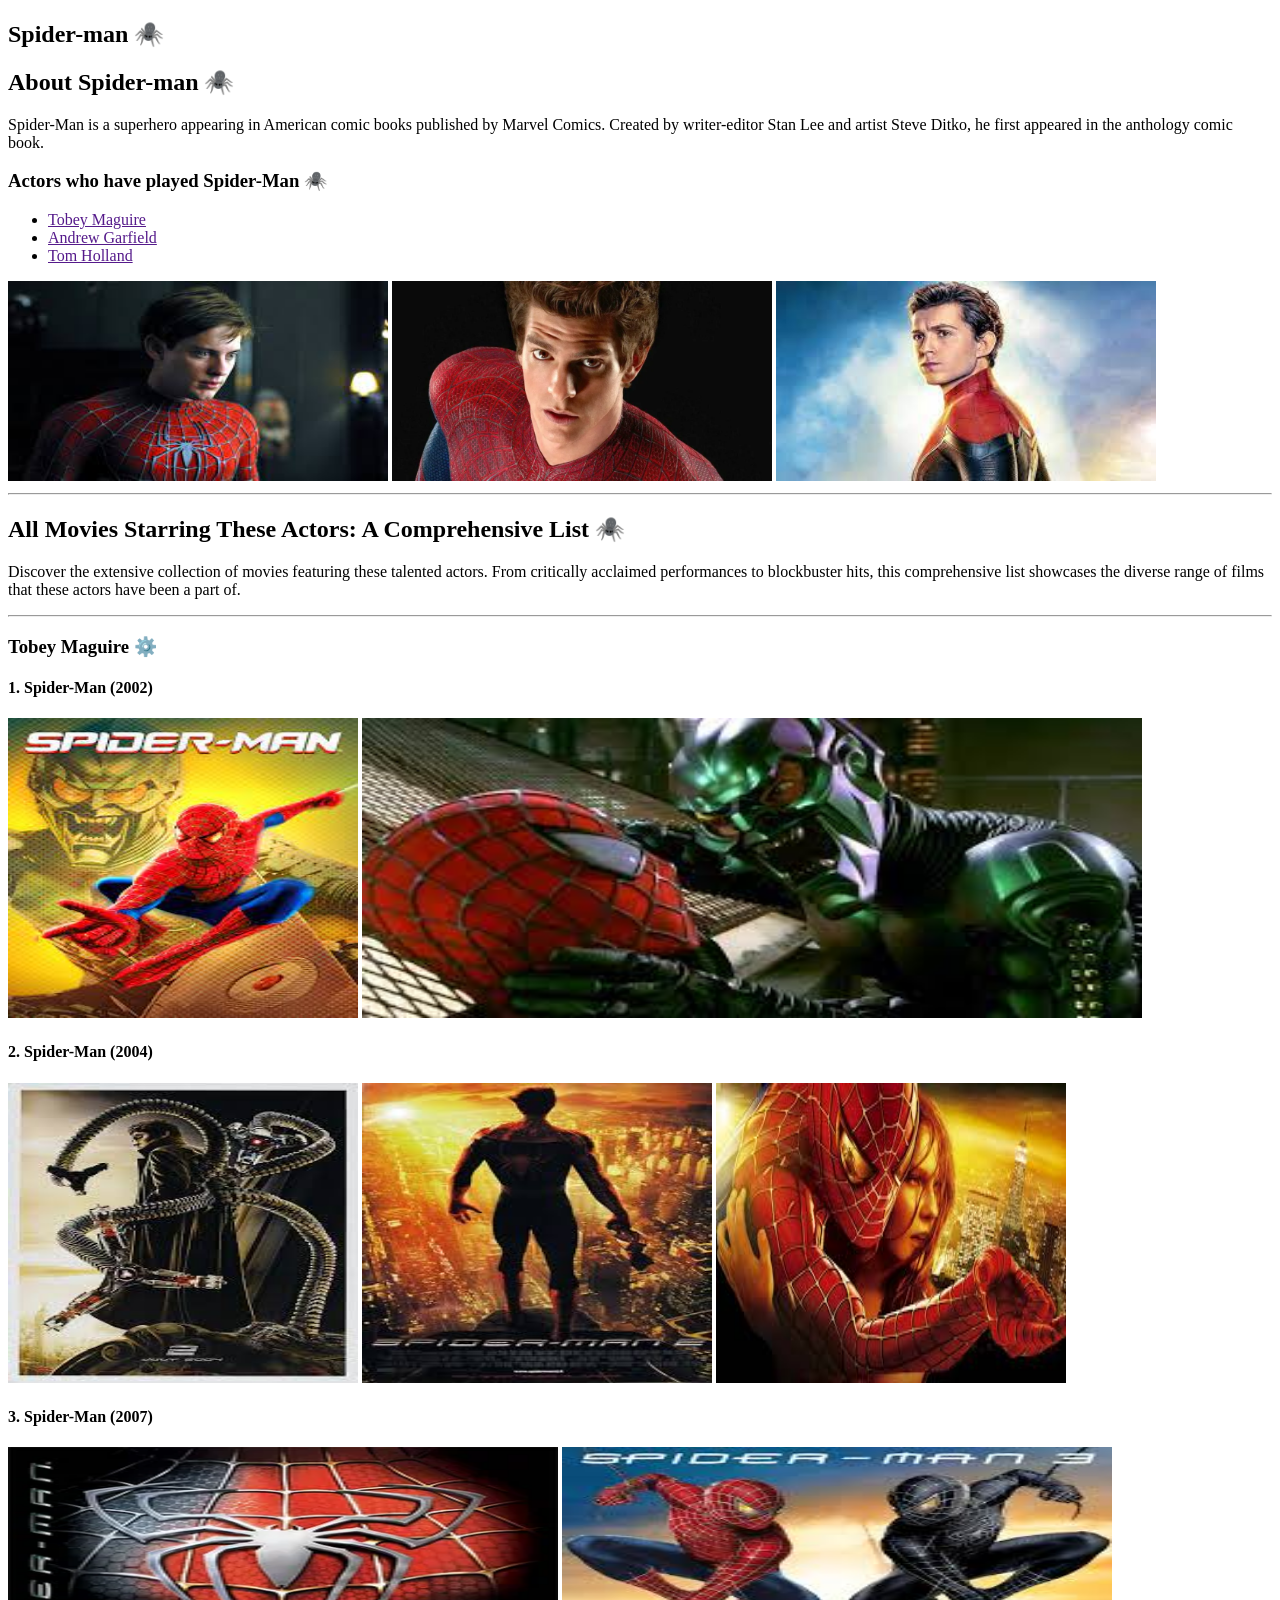
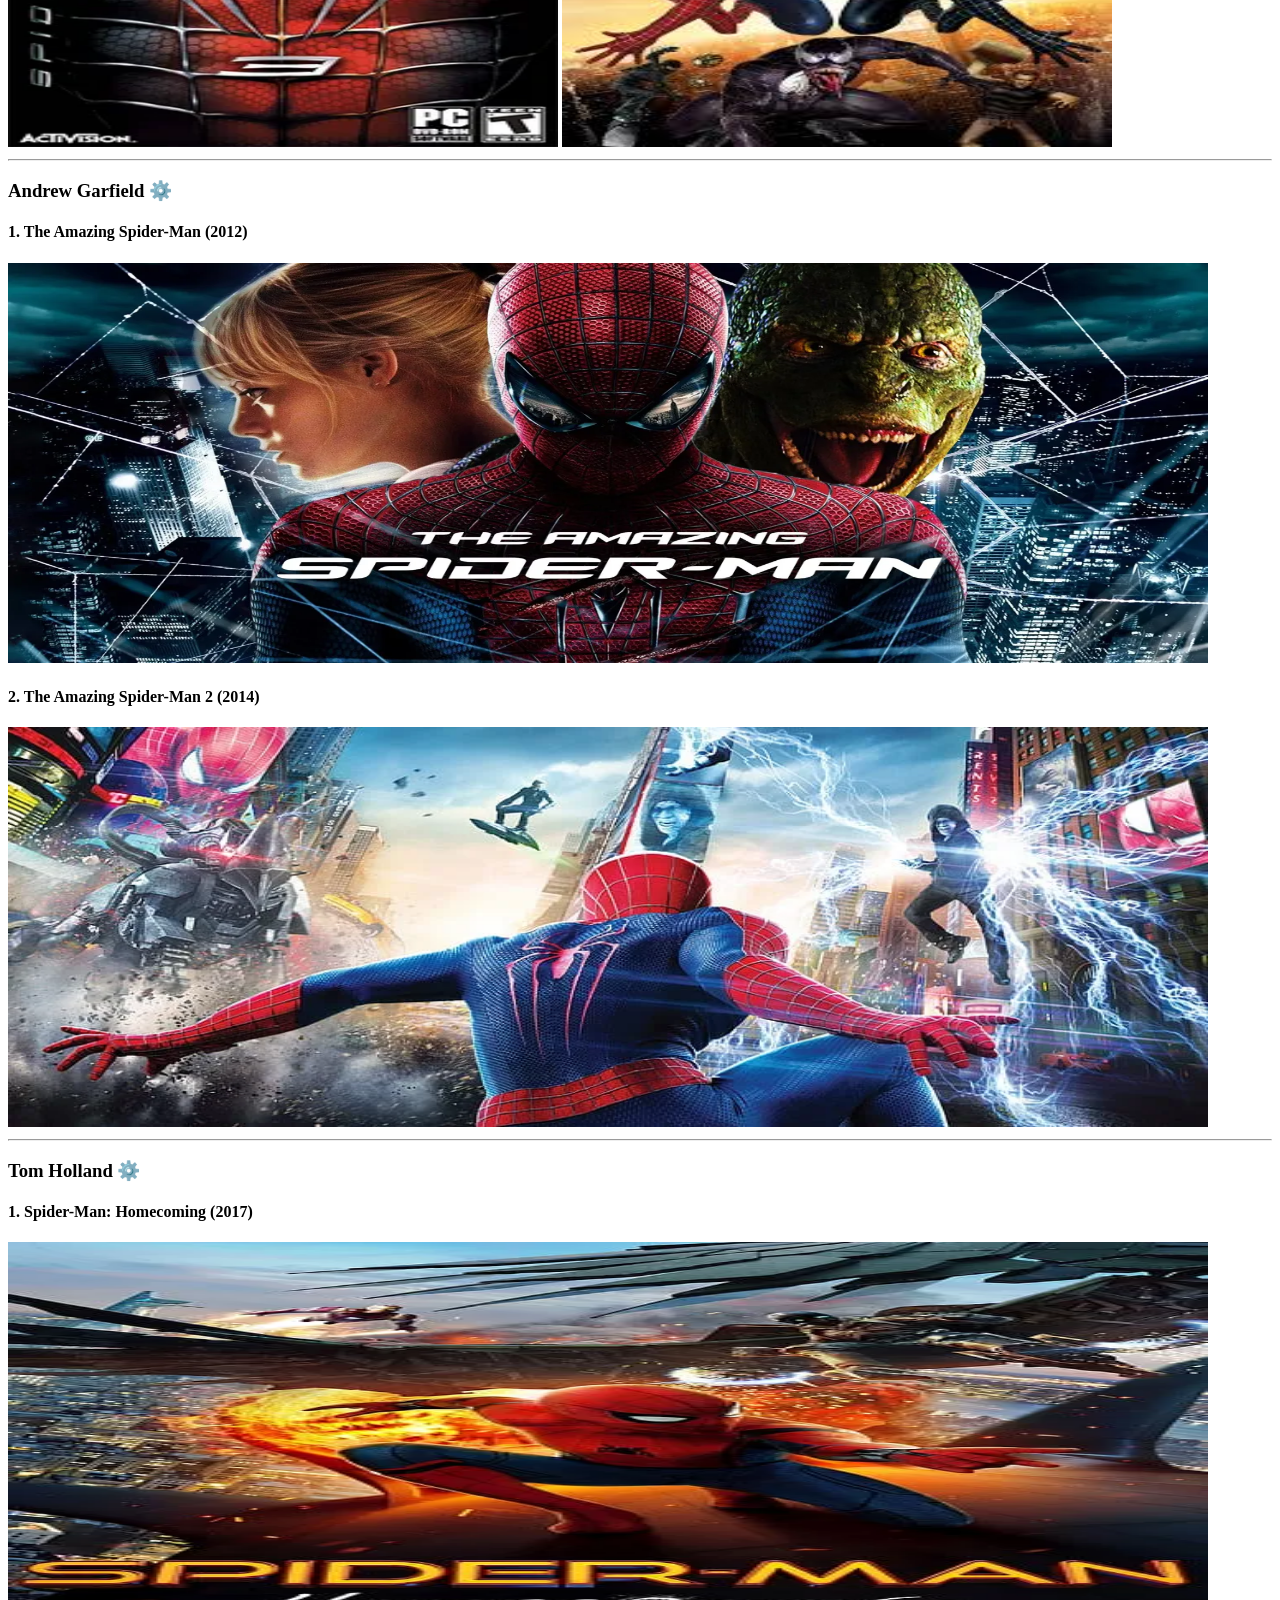
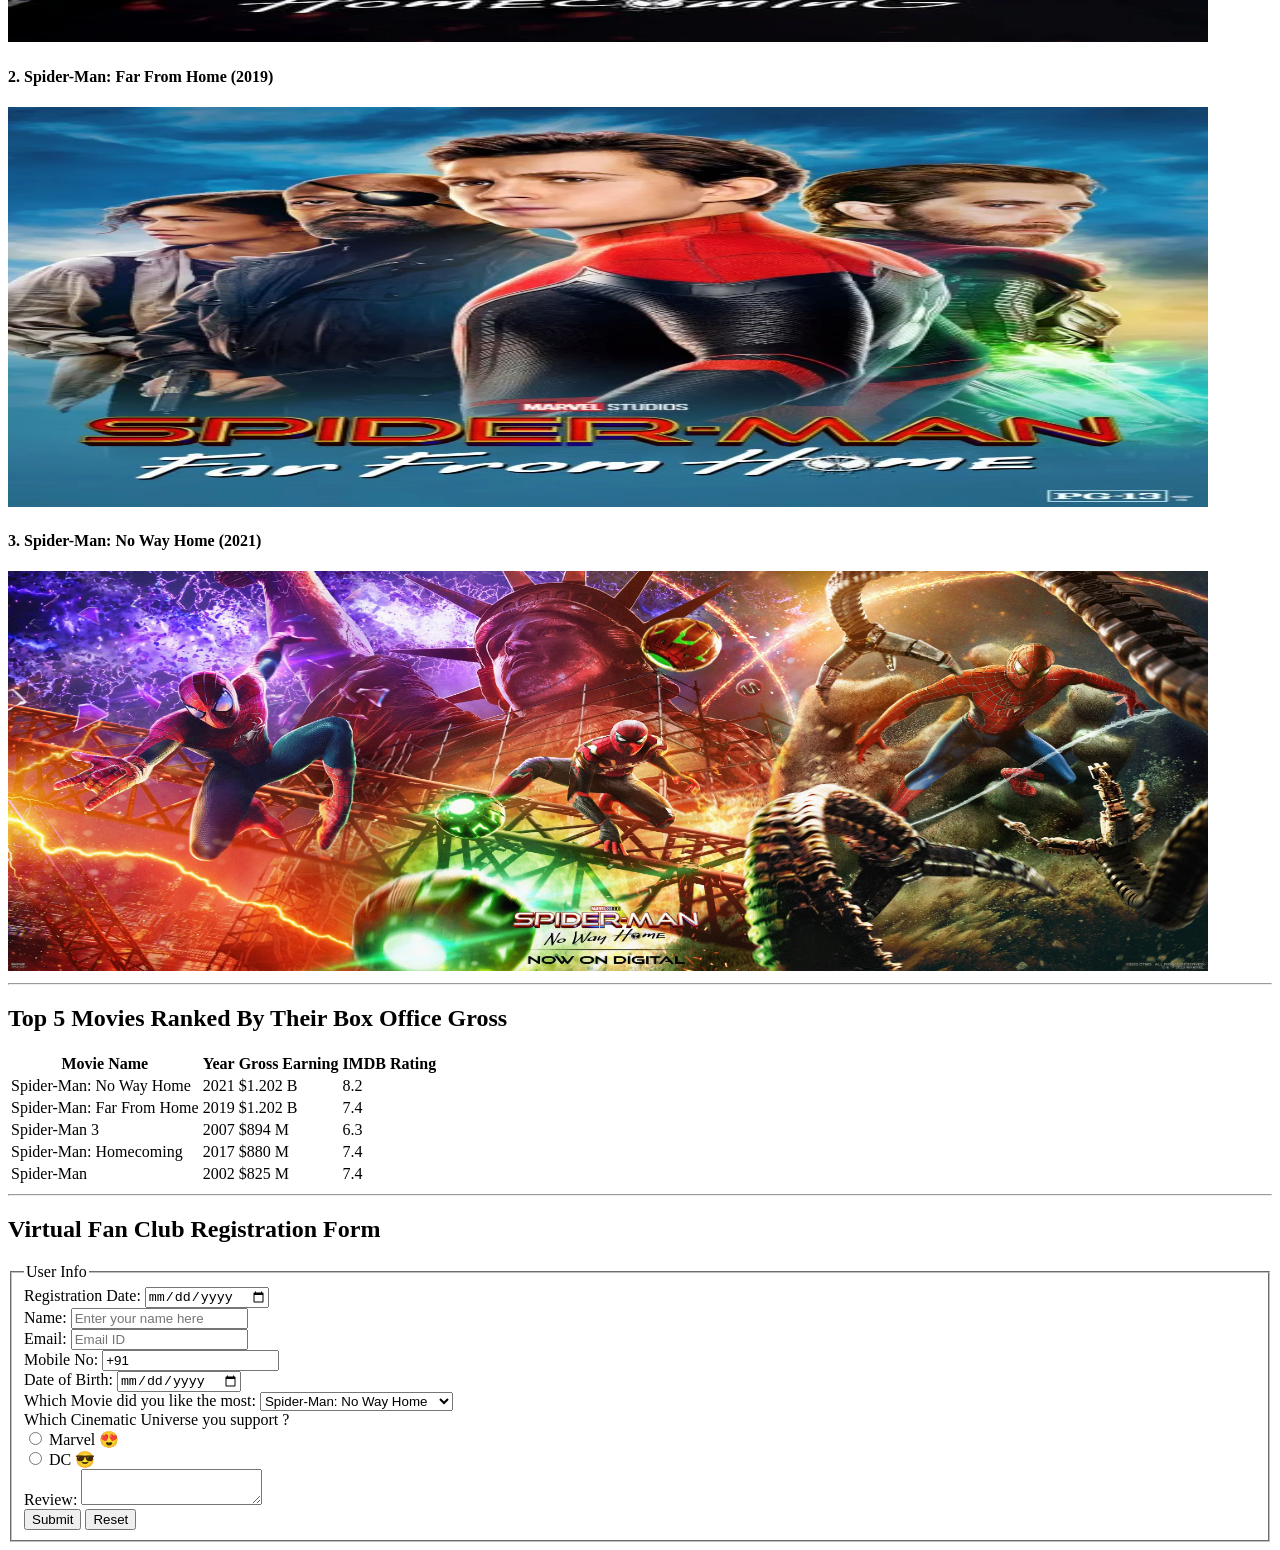
<file: index.html>
<!DOCTYPE html>
<html lang="en">
<head>
    <meta charset="UTF-8">
    <meta name="viewport" content="width=device-width, initial-scale=1.0">
    <title>Spider-Man Fan Portal</title>
</head>
<body>

    <section id="spiderman-intro">
        <h1>Spider-man 🕷️</h1>
        <h2>About Spider-man 🕷️</h2>
        <p>
            Spider-Man is a superhero appearing in American comic books published by Marvel Comics. 
            Created by writer-editor Stan Lee and artist Steve Ditko, he first appeared in the anthology comic book.
        </p>
        
        <h3>Actors who have played Spider-Man 🕷️</h3>
        <ul>
            <li><a href="">Tobey Maguire</a></li>
            <li><a href="">Andrew Garfield</a></li>
            <li><a href="">Tom Holland</a></li>
        </ul>
        
        <div>
            <img src="/resource/img/spiderman-toby-maguire_9xdchJycS.jpg" alt="Tobey Maguire Spider-Man" height="200px" width="380px">
            <img src="/resource/img/andrew-garfield_Q6wG6opp3b.webp" alt="Andrew Garfield Spider-Man" height="200px" width="380px">
            <img src="/resource/img/spiderman-tom-holland_GDEmXPQLn.jpg" alt="Tom Holland Spider-Man" height="200px" width="380px">
        </div>
    </section>

    <hr>

    <section id="comprehensive-list">
        <h2>All Movies Starring These Actors: A Comprehensive List 🕷️</h2>
        <p>
            Discover the extensive collection of movies featuring these talented actors. From critically acclaimed 
            performances to blockbuster hits, this comprehensive list showcases the diverse range of films that 
            these actors have been a part of.
        </p>
    </section>

    <hr>

    <section id="tobey-maguire">
        <h3>Tobey Maguire ⚙️</h3>
        
        <div>
            <h4>1. Spider-Man (2002)</h4>
            <div>
                <img src="./resource/img/spiderman-2002_QarCu9M3L.jpg" alt="Spider-Man 2002 Poster 1" width="350px" height="300px">
                <img src="./resource/img/spiderman-green-goblin__CkP0ILhdJ.jpg" alt="Spider-Man 2002 Poster 2" width="780px" height="300px">
            </div>
        </div>

        <div>
            <h4>2. Spider-Man (2004)</h4>
            <div>
                <img src="./resource/img/doctor-octavious_oGCeW-rMj.jpg" alt="Spider-Man 2004 Poster 1" width="350px" height="300px">
                <img src="./resource/img/Spiderman-2004__UbcxGcWn.jpg" alt="Spider-Man 2004 Poster 2" width="350px" height="300px">
                <img src="./resource/img/Spiderman-mary-jane_W2NC62tx1.jpg" alt="Spider-Man 2004 Poster 3" width="350px" height="300px">
            </div>
        </div>

        <div>
            <h4>3. Spider-Man (2007)</h4>
            <div>
                <img src="./resource/img/spider-Man-3-cover_4djwkv26Y.webp" alt="Spider-Man 2007 Poster 1" width="550px" height="300px">
                <img src="./resource/img/spiderman-2007_8-xe9sgFt.jpg" alt="Spider-Man 2007 Poster 2" width="550px" height="300px">
            </div>
        </div>
    </section>

    <hr>
    <div>
        
    </div>

    <section id="andrew-garfield">
        <h3>Andrew Garfield ⚙️</h3>
        
        <div>
            <h4>1. The Amazing Spider-Man (2012)</h4>
            <div>
                <img src="./resource/img/amazing-spider-man-cast_alEVTwAST.webp" alt="The Amazing Spider-Man Poster" width="1200px" height="400px">
            </div>
        </div>

        <div>
            <h4>2. The Amazing Spider-Man 2 (2014)</h4>
            <div>
                <img src="./resource/img/exclusive-the-amazing-spider-man-2-wallpaper-preview_HMxF9L0L2O.webp" alt="The Amazing Spider-Man 2 Poster Split" width="1200px" height="400px">
            </div>
        </div>
    </section>

    <hr>

    <section id="tom-holland">
        <h3>Tom Holland ⚙️</h3>
        
        <div>
            <h4>1. Spider-Man: Homecoming (2017)</h4>
            <div>
                <img src="./resource/img/Spiderman Homecoming_3m2nqQZ-S.webp" alt="Spider-Man: Homecoming Poster" width="1200px" height="400px">
            </div>
        </div>

        <div>
            <h4>2. Spider-Man: Far From Home (2019)</h4>
            <div>
                <img src="./resource/img/Spider-Man-FarFromHome_0eRdtLMFh.webp" alt="Spider-Man: Far From Home Poster" width="1200px" height="400px">
            </div>
        </div>

        <div>
            <h4>3. Spider-Man: No Way Home (2021)</h4>
            <div>
                <img src="./resource/img/Spiderman No Way Home_9n1qoF3Dn.webp" alt="Spider-Man: No Way Home Poster" width="1200px" height="400px">
            </div>
        </div>
    </section>

    <hr>

    <section id="box-office-rankings">
        <h2>Top 5 Movies Ranked By Their Box Office Gross</h2>
        
        <table>
            <thead>
                <tr>
                    <th>Movie Name</th>
                    <th>Year</th>
                    <th>Gross Earning</th>
                    <th>IMDB Rating</th>
                </tr>
            </thead>
            <tbody>
                <tr>
                    <td>Spider-Man: No Way Home</td>
                    <td>2021</td>
                    <td>$1.202 B</td>
                    <td>8.2</td>
                </tr>
                <tr>
                    <td>Spider-Man: Far From Home</td>
                    <td>2019</td>
                    <td>$1.202 B</td>
                    <td>7.4</td>
                </tr>
                <tr>
                    <td>Spider-Man 3</td>
                    <td>2007</td>
                    <td>$894 M</td>
                    <td>6.3</td>
                </tr>
                <tr>
                    <td>Spider-Man: Homecoming</td>
                    <td>2017</td>
                    <td>$880 M</td>
                    <td>7.4</td>
                </tr>
                <tr>
                    <td>Spider-Man</td>
                    <td>2002</td>
                    <td>$825 M</td>
                    <td>7.4</td>
                </tr>
            </tbody>
        </table>
    </section>

    <hr>

    <section id="registration-form">
        <h2>Virtual Fan Club Registration Form</h2>
        
        <form action="#" method="post">
            <fieldset>
                <legend>User Info</legend>
                
                <div>
                    <label for="reg-date">Registration Date:</label>
                    <input type="date" id="reg-date" name="reg-date">
                </div>
                
                <div>
                    <label for="name">Name:</label>
                    <input type="text" id="name" name="name" placeholder="Enter your name here">
                </div>
                
                <div>
                    <label for="email">Email:</label>
                    <input type="email" id="email" name="email" placeholder="Email ID">
                </div>
                
                <div>
                    <label for="mobile">Mobile No:</label>
                    <input type="text" id="mobile" name="mobile" value="+91">
                </div>
                
                <div>
                    <label for="dob">Date of Birth:</label>
                    <input type="date" id="dob" name="dob">
                </div>
                
                <div>
                    <label for="fav-movie">Which Movie did you like the most:</label>
                    <select id="fav-movie" name="fav-movie">
                        <option value="no-way-home" selected>Spider-Man: No Way Home</option>
                        <option value="far-from-home">Spider-Man: Far From Home</option>
                        <option value="homecoming">Spider-Man: Homecoming</option>
                        <option value="spiderman-3">Spider-Man 3</option>
                        <option value="spiderman-1">Spider-Man (2002)</option>
                    </select>
                </div>
                
                <div>
                    <label>Which Cinematic Universe you support ?</label>
                    <div>
                        <input type="radio" id="marvel" name="universe" value="marvel">
                        <label for="marvel">Marvel 😍</label>
                    </div>
                    <div>
                        <input type="radio" id="dc" name="universe" value="dc">
                        <label for="dc">DC 😎</label>
                    </div>
                </div>
                
                <div>
                    <label for="review">Review:</label>
                    <textarea id="review" name="review"></textarea>
                </div>
                
                <div>
                    <button type="submit">Submit</button>
                    <button type="reset">Reset</button>
                </div>
            </fieldset>
        </form>
    </section>

</body>
</html>
</file>
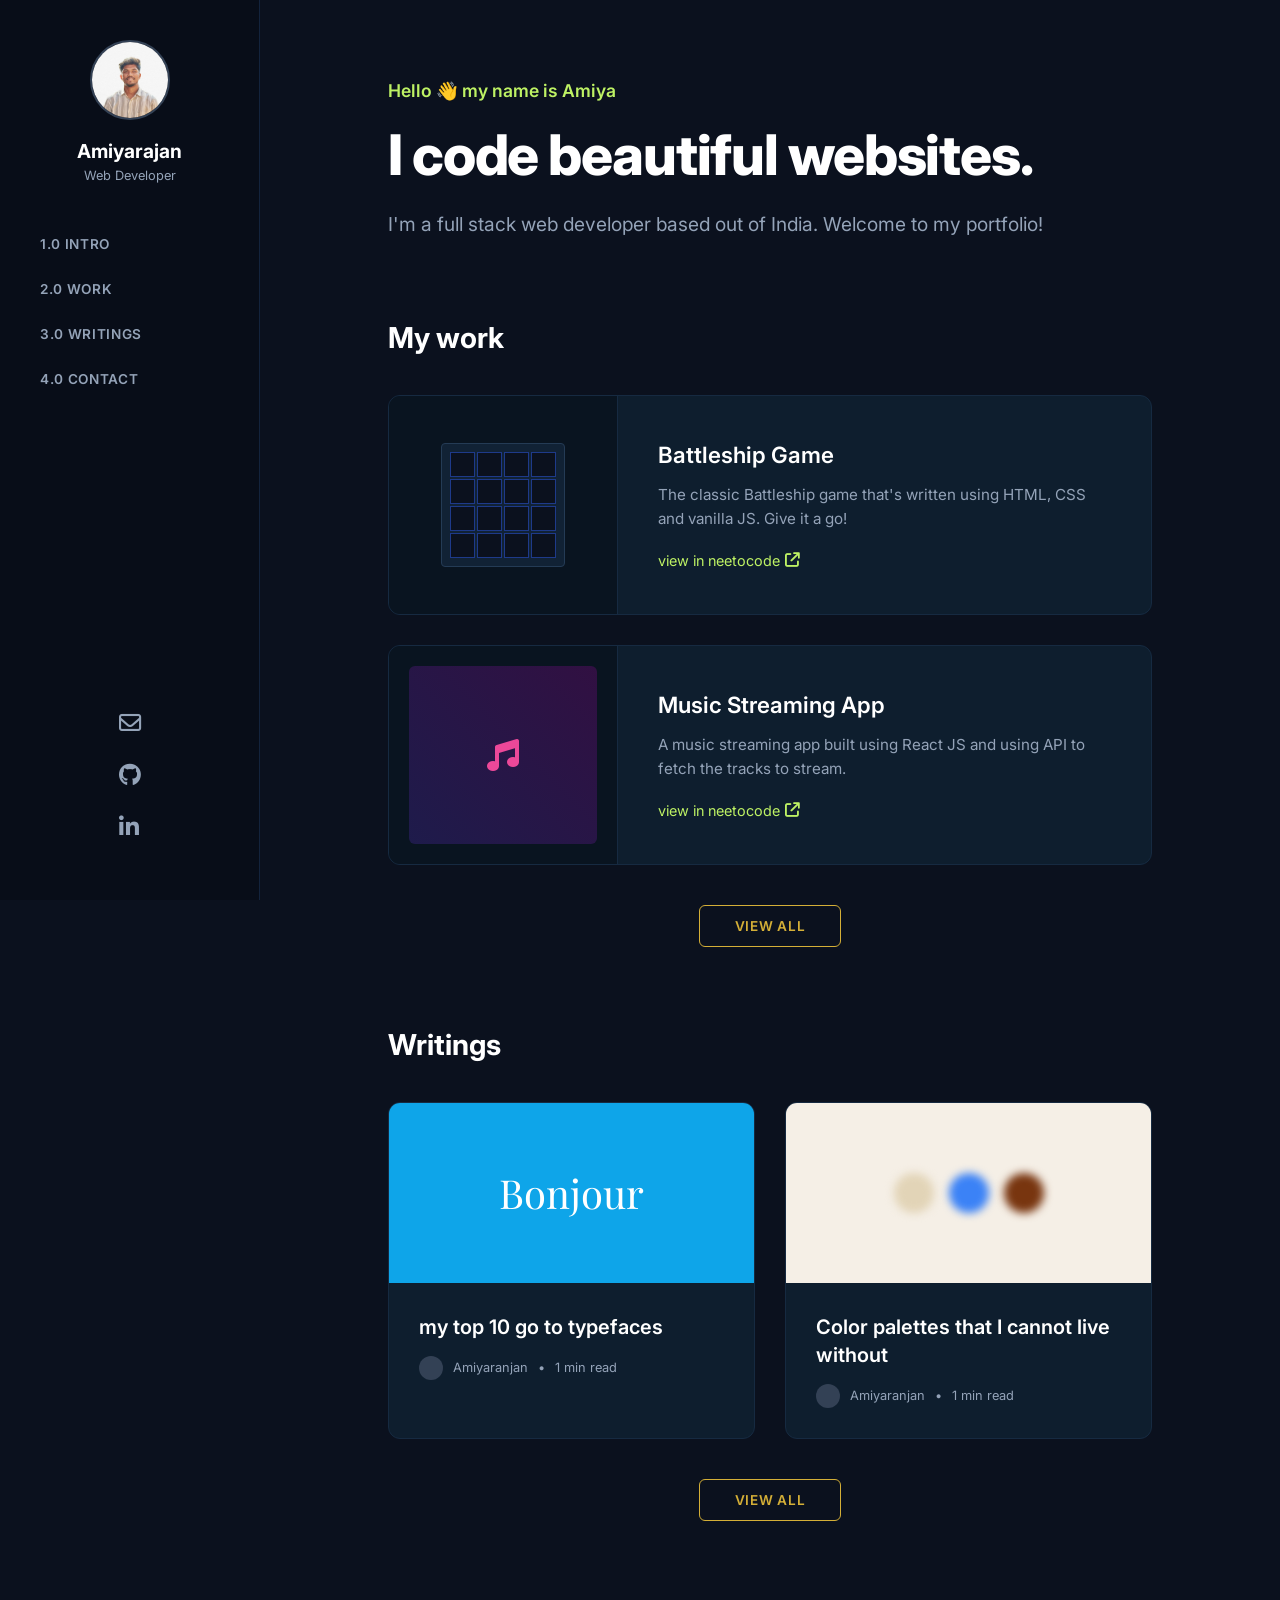
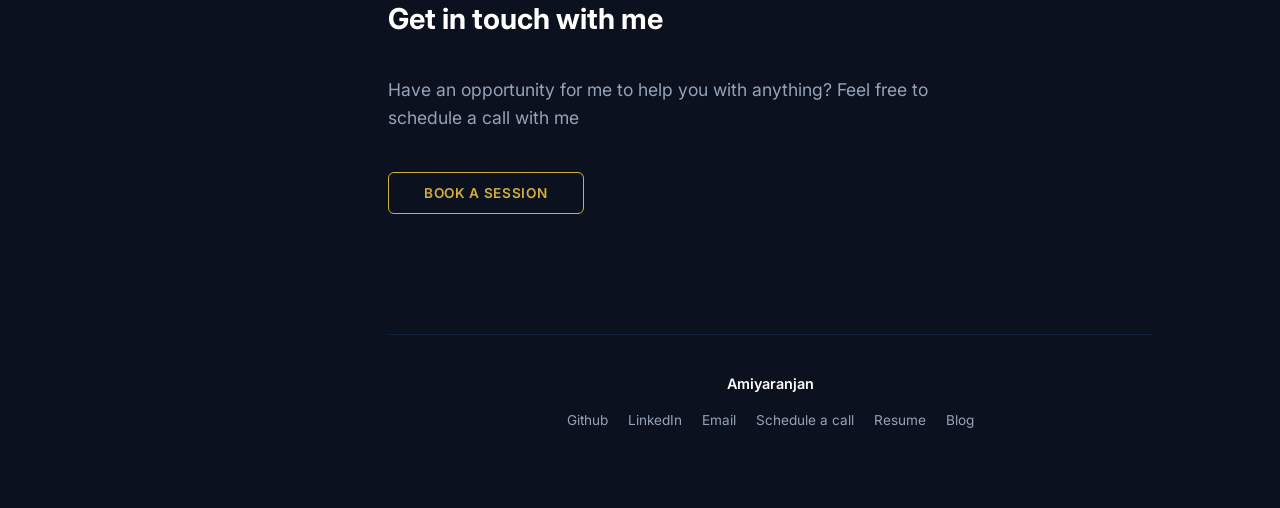
<file: portfolio/index.html>
<!DOCTYPE html>
<html lang="en">
<head>
    <meta charset="UTF-8">
    <meta name="viewport" content="width=device-width, initial-scale=1.0">
    <title>Amiyaranjan - Web Developer</title>
    <link rel="preconnect" href="https://fonts.googleapis.com">
    <link rel="preconnect" href="https://fonts.gstatic.com" crossorigin>
    <link href="https://fonts.googleapis.com/css2?family=Inter:wght@300;400;600;700;800&family=Playfair+Display:wght@700&display=swap" rel="stylesheet">
    <link rel="stylesheet" href="https://cdnjs.cloudflare.com/ajax/libs/font-awesome/6.4.0/css/all.min.css">
    
    <style>
        :root {
            --bg-color: #0b111e;
            --sidebar-color: #080d18;
            --card-bg: #0e1e2e;
            --text-main: #ffffff;
            --text-muted: #94a3b8;
            --accent-yellow: #d4af37; /* Adjusted to match the subtle gold/yellow outline */
            --accent-green: #bef264;
        }

        * {
            margin: 0;
            padding: 0;
            box-sizing: border-box;
        }

        body {
            font-family: 'Inter', sans-serif;
            background-color: var(--bg-color);
            color: var(--text-main);
            display: flex;
            min-height: 100vh;
        }

        /* --- SIDEBAR STYLING --- */
        aside {
            width: 260px;
            background-color: var(--sidebar-color);
            position: fixed;
            top: 0;
            bottom: 0;
            left: 0;
            display: flex;
            flex-direction: column;
            align-items: center;
            padding: 40px 20px;
            border-right: 1px solid #13233c;
        }

        .profile-section {
            text-align: center;
            margin-bottom: 50px;
        }

        .avatar {
            width: 80px;
            height: 80px;
            border-radius: 50%;
            background: #1e293b; /* Placeholder if image missing */
            margin-bottom: 15px;
            border: 2px solid #334155;
            object-fit: cover;
        }

        .profile-section h2 {
            font-size: 1.2rem;
            font-weight: 700;
            margin-bottom: 5px;
        }

        .profile-section p {
            font-size: 0.8rem;
            color: var(--text-muted);
        }

        .nav-links {
            list-style: none;
            width: 100%;
            display: flex;
            flex-direction: column;
            gap: 25px;
            padding-left: 20px;
            margin-bottom: auto;
        }

        .nav-links a {
            color: var(--text-muted);
            text-decoration: none;
            font-size: 0.85rem;
            font-weight: 600;
            letter-spacing: 0.05em;
            text-transform: uppercase;
            transition: color 0.2s;
        }

        .nav-links a:hover {
            color: var(--text-main);
        }

        .social-icons {
            display: flex;
            flex-direction: column;
            gap: 25px;
            font-size: 1.4rem;
            margin-bottom: 20px;
        }

        .social-icons a {
            color: var(--text-muted);
            transition: color 0.2s;
        }

        .social-icons a:hover {
            color: var(--text-main);
        }


        /* --- MAIN CONTENT STYLING --- */
        main {
            margin-left: 260px;
            flex: 1;
            padding: 80px 10%;
            max-width: 1200px;
        }

        /* Intro */
        .intro-section {
            margin-bottom: 80px;
        }

        .greeting {
            color: var(--accent-green);
            font-size: 1.1rem;
            font-weight: 600;
            margin-bottom: 20px;
        }

        .intro-section h1 {
            font-size: 3.5rem;
            font-weight: 800;
            margin-bottom: 20px;
            letter-spacing: -0.02em;
        }

        .intro-section .lead {
            font-size: 1.2rem;
            color: var(--text-muted);
            max-width: 700px;
            line-height: 1.6;
        }

        /* Section Commons */
        section {
            margin-bottom: 80px;
        }

        section h2.section-title {
            font-size: 1.8rem;
            font-weight: 700;
            margin-bottom: 40px;
        }

        /* Buttons */
        .btn-view-all {
            display: block;
            width: fit-content;
            margin: 40px auto 0 auto;
            padding: 12px 35px;
            background: transparent;
            border: 1px solid var(--accent-yellow);
            color: var(--accent-yellow);
            border-radius: 6px;
            text-decoration: none;
            font-size: 0.85rem;
            font-weight: 600;
            letter-spacing: 0.05em;
            transition: all 0.3s ease;
        }

        .btn-view-all:hover {
            background: var(--accent-yellow);
            color: var(--bg-color);
        }

        /* --- WORK SECTION --- */
        .work-grid {
            display: flex;
            flex-direction: column;
            gap: 30px;
        }

        .project-card {
            background-color: var(--card-bg);
            border-radius: 12px;
            overflow: hidden;
            display: flex;
            min-height: 220px;
            border: 1px solid #162a41;
        }

        .project-img-wrapper {
            width: 30%;
            background: #091420;
            display: flex;
            align-items: center;
            justify-content: center;
            padding: 20px;
            border-right: 1px solid #162a41;
        }

        /* Mockup layouts for project items */
        .battleship-mock {
            display: grid;
            grid-template-columns: repeat(4, 25px);
            grid-template-rows: repeat(4, 25px);
            gap: 2px;
            background: #112235;
            padding: 8px;
            border-radius: 4px;
            border: 1px solid #243b55;
        }
        .battleship-mock div {
            background: #0b111e;
            border: 0.5px solid #1e3a8a;
        }

        .music-mock {
            width: 100%;
            height: 100%;
            background: linear-gradient(45deg, #1e1b4b, #311042);
            border-radius: 6px;
            display: flex;
            align-items: center;
            justify-content: center;
            font-size: 2rem;
            color: #ec4899;
        }

        .project-info {
            width: 70%;
            padding: 40px;
            display: flex;
            flex-direction: column;
            justify-content: center;
        }

        .project-info h3 {
            font-size: 1.4rem;
            margin-bottom: 15px;
            font-weight: 600;
        }

        .project-info p {
            color: var(--text-muted);
            font-size: 0.95rem;
            line-height: 1.6;
            margin-bottom: 20px;
        }

        .project-link {
            color: var(--accent-green);
            text-decoration: none;
            font-size: 0.9rem;
            display: inline-flex;
            align-items: center;
            gap: 5px;
        }

        .project-link:hover {
            text-decoration: underline;
        }

        /* --- WRITINGS SECTION --- */
        .writings-grid {
            display: grid;
            grid-template-columns: 1fr 1fr;
            gap: 30px;
        }

        .blog-card {
            background-color: var(--card-bg);
            border-radius: 12px;
            overflow: hidden;
            border: 1px solid #162a41;
            display: flex;
            flex-direction: column;
        }

        .blog-banner {
            height: 180px;
            display: flex;
            align-items: center;
            justify-content: center;
            position: relative;
        }

        .banner-bj {
            background: #0ea5e9;
            width: 100%;
            height: 100%;
            display: flex;
            align-items: center;
            justify-content: center;
            font-family: 'Playfair Display', serif;
            font-size: 2.5rem;
            color: white;
        }

        .banner-cp {
            background: #f5efe6;
            width: 100%;
            height: 100%;
            display: flex;
            align-items: center;
            justify-content: center;
            gap: 15px;
        }
        .color-circle {
            width: 40px;
            height: 40px;
            border-radius: 50%;
            filter: blur(4px); /* giving it that soft blur look from your image */
        }

        .blog-content {
            padding: 30px;
        }

        .blog-content h3 {
            font-size: 1.25rem;
            margin-bottom: 15px;
            line-height: 1.4;
            font-weight: 600;
        }

        .blog-meta {
            display: flex;
            align-items: center;
            gap: 10px;
            font-size: 0.8rem;
            color: var(--text-muted);
        }

        .author-img {
            width: 24px;
            height: 24px;
            border-radius: 50%;
            background: #334155;
        }

        /* --- CONTACT SECTION --- */
        .contact-section {
            text-align: left;
            margin-bottom: 120px;
        }

        .contact-section h2 {
            font-size: 1.8rem;
            margin-bottom: 25px;
        }

        .contact-section p {
            color: var(--text-muted);
            font-size: 1.1rem;
            line-height: 1.6;
            margin-bottom: 40px;
            max-width: 600px;
        }

        /* --- FOOTER --- */
        footer {
            border-top: 1px solid #13233c;
            padding-top: 40px;
            text-align: center;
            font-size: 0.9rem;
            color: var(--text-muted);
        }

        footer .name {
            display: block;
            margin-bottom: 20px;
            color: var(--text-main);
            font-weight: 600;
        }

        .footer-links {
            display: flex;
            justify-content: center;
            gap: 20px;
            flex-wrap: wrap;
        }

        .footer-links a {
            color: var(--text-muted);
            text-decoration: none;
            font-size: 0.85rem;
            transition: color 0.2s;
        }

        .footer-links a:hover {
            color: var(--text-main);
        }

        /* --- RESPONSIVE DESIGN --- */
        @media (max-width: 900px) {
            aside {
                width: 100%;
                position: relative;
                height: auto;
                border-right: none;
                border-bottom: 1px solid #13233c;
            }
            .nav-links {
                flex-direction: row;
                justify-content: center;
                padding-left: 0;
                margin: 20px 0;
            }
            .social-icons {
                flex-direction: row;
                justify-content: center;
            }
            main {
                margin-left: 0;
                padding: 40px 20px;
            }
            .project-card {
                flex-direction: column;
            }
            .project-img-wrapper, .project-info {
                width: 100%;
            }
            .writings-grid {
                grid-template-columns: 1fr;
            }
        }
    </style>
</head>
<body>

    <aside>
        <div class="profile-section">
            <img class="avatar" src="amiya.jpeg" alt="Amiya">
            <h2>Amiyarajan</h2>
            <p>Web Developer</p>
        </div>
        
        <ul class="nav-links">
            <li><a href="#intro">1.0 Intro</a></li>
            <li><a href="#work">2.0 Work</a></li>
            <li><a href="#writings">3.0 Writings</a></li>
            <li><a href="#contact">4.0 Contact</a></li>
        </ul>

        <div class="social-icons">
            <a href="#" target="_blank"><i class="fa-regular fa-envelope"></i></a>
            <a href="#" target="_blank"><i class="fa-brands fa-github"></i></a>
            <a href="#" target="_blank"><i class="fa-brands fa-linkedin-in"></i></a>
        </div>
    </aside>

    <main>
        
        <section id="intro" class="intro-section">
            <div class="greeting">Hello 👋 my name is Amiya</div>
            <h1>I code beautiful websites.</h1>
            <p class="lead">I'm a full stack web developer based out of India. Welcome to my portfolio!</p>
        </section>

        <section id="work">
            <h2 class="section-title">My work</h2>
            <div class="work-grid">
                
                <div class="project-card">
                    <div class="project-img-wrapper">
                        <div class="battleship-mock">
                            <div></div><div></div><div></div><div></div>
                            <div></div><div></div><div></div><div></div>
                            <div></div><div></div><div></div><div></div>
                            <div></div><div></div><div></div><div></div>
                        </div>
                    </div>
                    <div class="project-info">
                        <h3>Battleship Game</h3>
                        <p>The classic Battleship game that's written using HTML, CSS and vanilla JS. Give it a go!</p>
                        <a href="#" class="project-link">view in neetocode <i class="fa-solid fa-arrow-up-right-from-square"></i></a>
                    </div>
                </div>

                <div class="project-card">
                    <div class="project-img-wrapper">
                        <div class="music-mock">
                            <i class="fa-solid fa-music"></i>
                        </div>
                    </div>
                    <div class="project-info">
                        <h3>Music Streaming App</h3>
                        <p>A music streaming app built using React JS and using API to fetch the tracks to stream.</p>
                        <a href="#" class="project-link">view in neetocode <i class="fa-solid fa-arrow-up-right-from-square"></i></a>
                    </div>
                </div>

            </div>
            <a href="#" class="btn-view-all">VIEW ALL</a>
        </section>

        <section id="writings">
            <h2 class="section-title">Writings</h2>
            <div class="writings-grid">
                
                <div class="blog-card">
                    <div class="blog-banner">
                        <div class="banner-bj">Bonjour</div>
                    </div>
                    <div class="blog-content">
                        <h3>my top 10 go to typefaces</h3>
                        <div class="blog-meta">
                            <div class="author-img"></div>
                            <span>Amiyaranjan</span>
                            <span>•</span>
                            <span>1 min read</span>
                        </div>
                    </div>
                </div>

                <div class="blog-card">
                    <div class="blog-banner">
                        <div class="banner-cp">
                            <div class="color-circle" style="background: #e2d4b7;"></div>
                            <div class="color-circle" style="background: #3b82f6;"></div>
                            <div class="color-circle" style="background: #78350f;"></div>
                        </div>
                    </div>
                    <div class="blog-content">
                        <h3>Color palettes that I cannot live without</h3>
                        <div class="blog-meta">
                            <div class="author-img"></div>
                            <span>Amiyaranjan</span>
                            <span>•</span>
                            <span>1 min read</span>
                        </div>
                    </div>
                </div>

            </div>
            <a href="#" class="btn-view-all">VIEW ALL</a>
        </section>

        <section id="contact" class="contact-section">
            <h2 class="section-title">Get in touch with me</h2>
            <p>Have an opportunity for me to help you with anything? Feel free to schedule a call with me</p>
            <a href="#" class="btn-view-all" style="margin: 0;">BOOK A SESSION</a>
        </section>

        <footer>
            <span class="name">Amiyaranjan</span>
            <div class="footer-links">
                <a href="#">Github</a>
                <a href="#">LinkedIn</a>
                <a href="#">Email</a>
                <a href="#">Schedule a call</a>
                <a href="#">Resume</a>
                <a href="#">Blog</a>
            </div>
        </footer>

    </main>

</body>
</html>
</file>
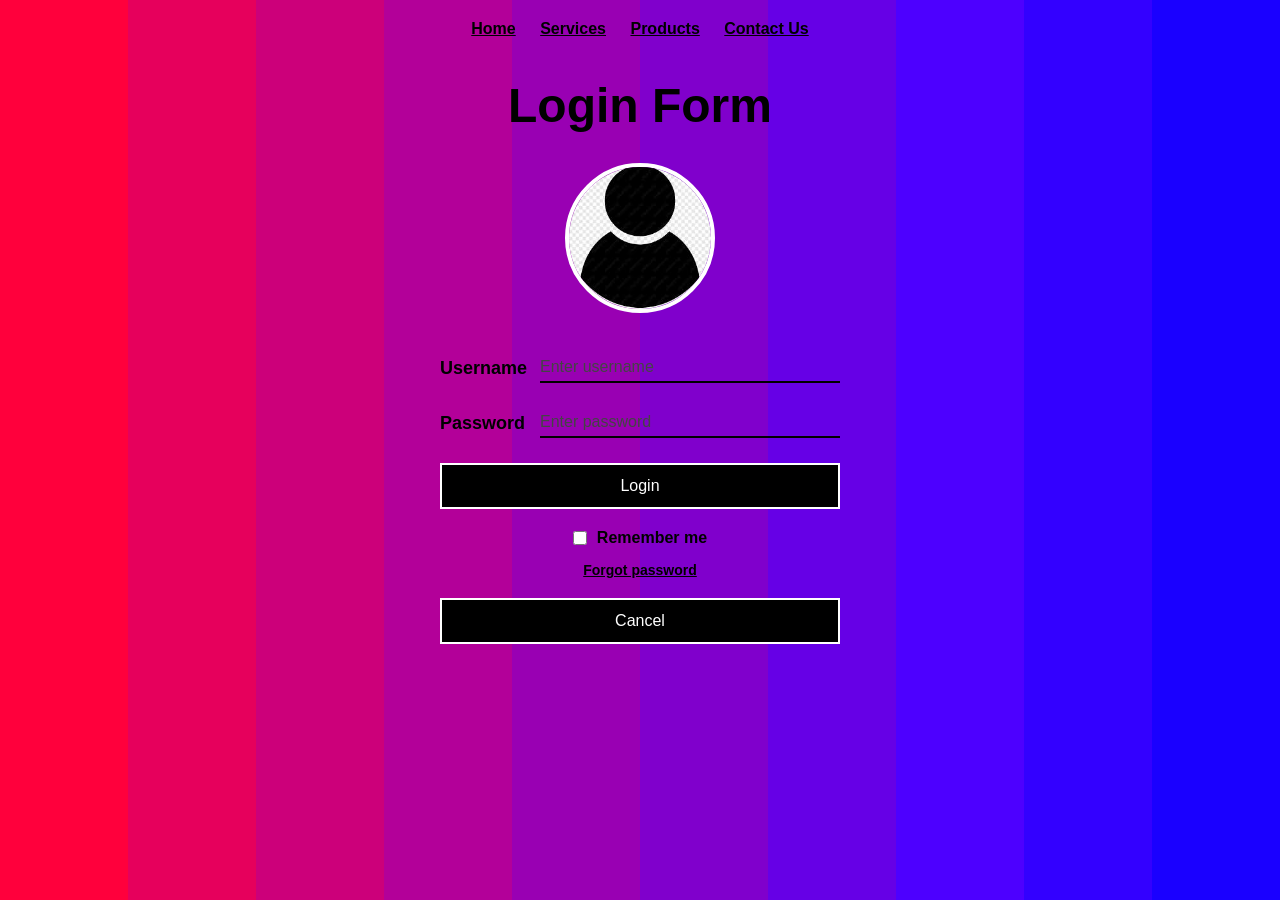
<file: login.html>
<!DOCTYPE html>
<html lang="en">
<head>
    <meta charset="UTF-8">
    <meta name="viewport" content="width=device-width, initial-scale=1.0">
    <title>Login Form</title>
    <link rel="stylesheet" href="style.css">
</head>
<body>

    <nav class="navbar">
        <a href="#">Home</a>
        <a href="#">Services</a>
        <a href="#">Products</a>
        <a href="#">Contact Us</a>
    </nav>

    <div class="login-container">
        <h1>Login Form</h1>

        <div class="avatar-container">
            <img src="[data-uri]" alt="Profile Picture">
        </div>

        <form onsubmit="event.preventDefault();">
            <div class="input-group">
                <label for="username">Username</label>
                <input type="text" id="username" placeholder="Enter username" required>
            </div>

            <div class="input-group">
                <label for="password">Password</label>
                <input type="password" id="password" placeholder="Enter password" required>
            </div>

            <button type="submit" class="btn">Login</button>

            <div class="options-row">
                <label class="remember-me">
                    <input type="checkbox"> Remember me
                </label>
                <a href="#" class="forgot-link">Forgot password</a>
            </div>

            <button type="button" class="btn" onclick="document.querySelector('form').reset();">Cancel</button>
        </form>
    </div>

</body>
</html>
</file>
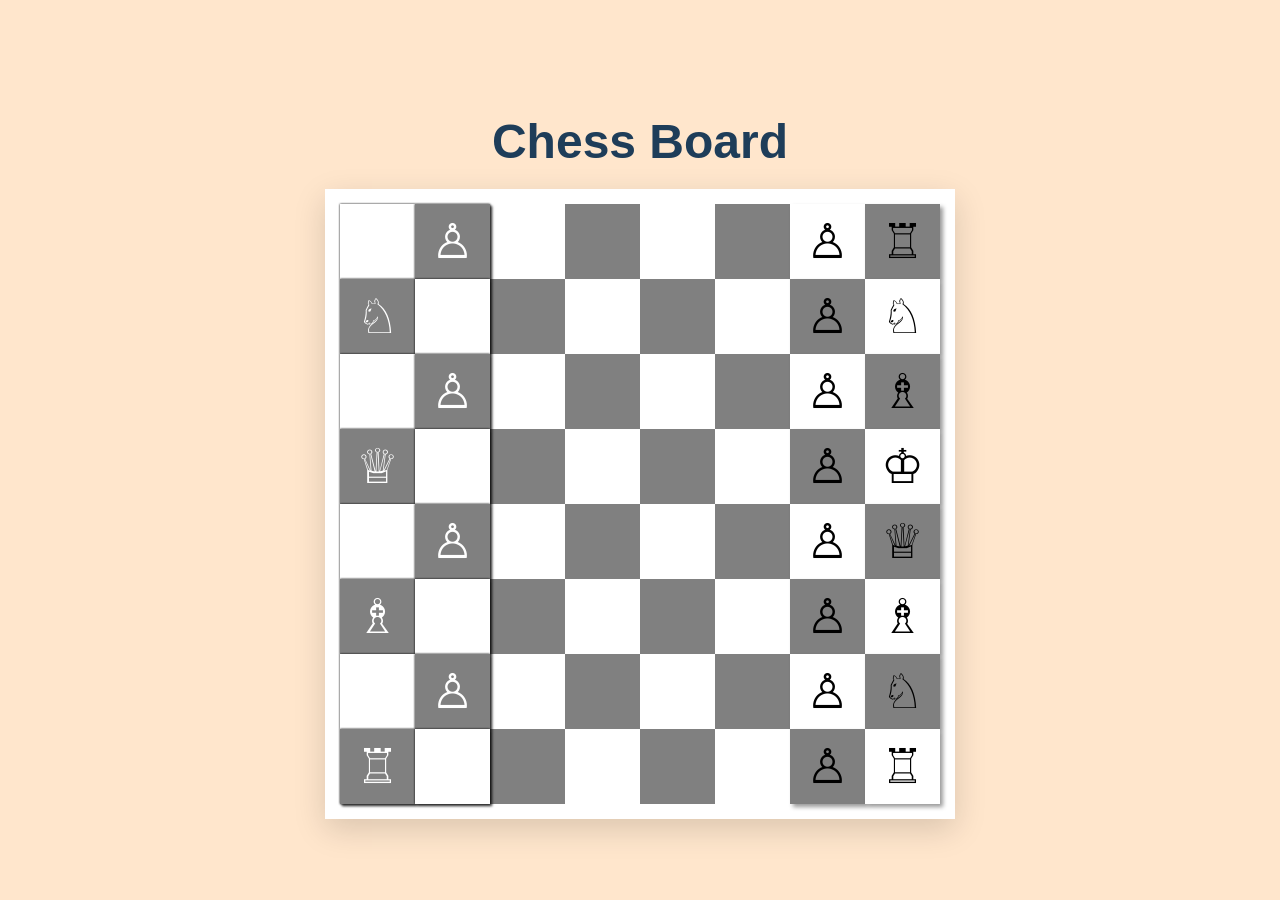
<file: chess/chess.html>
<!DOCTYPE html>
<html lang="en">
<head>
    <meta charset="UTF-8">
    <meta name="viewport" content="width=device-width, initial-scale=1.0">
    <title>Simple Chess Board</title>
    <style>
        /* 1. Page Background Setup */
        body {
            background-color: #ffe6cc; /* Cream background */
            font-family: Arial, sans-serif;
            display: flex;
            flex-direction: column;
            align-items: center;
            justify-content: center;
            min-height: 100vh;
            margin: 0;
        }

        h1 {
            color: #1e3d59;
            font-size: 3rem;
            margin-bottom: 20px;
        }

        /* 2. White board container with a shadow */
        .board-container {
            background-color: #ffffff;
            padding: 15px;
            box-shadow: 0 10px 30px rgba(0, 0, 0, 0.15);
        }

        /* 3. The Grid Layout: 8 columns, each 75px wide */
        .chess-board {
            display: grid;
            grid-template-columns: repeat(8, 75px);
            grid-template-rows: repeat(8, 75px);
        }

        /* 4. Common Square Setup */
        .square {
            display: flex;
            align-items: center;
            justify-content: center;
            font-size: 3rem;
        }

        /* 5. Simple Square Colors (No math rules!) */
        .white {
            background-color: #ffffff;
        }

        .gray {
            background-color: #808080;
        }

        /* 6. Chess Piece Styles */
        .white-piece {
            color: #ffffff;
            /* Creates the black outline/shadow look */
            filter: drop-shadow(2px 2px 1px rgba(0,0,0,0.5)) drop-shadow(0 0 1px #000);
        }

        .black-piece {
            color: #000000;
            filter: drop-shadow(3px 3px 2px rgba(0,0,0,0.4));
        }
    </style>
</head>
<body>

    <h1>Chess Board</h1>

    <div class="board-container">
        <div class="chess-board">
            
            <div class="square white white-piece">&#9814;</div>
            <div class="square gray white-piece">&#9817;</div>
            <div class="square white"></div>
            <div class="square gray"></div>
            <div class="square white"></div>
            <div class="square gray"></div>
            <div class="square white black-piece">&#9817;</div>
            <div class="square gray black-piece">&#9814;</div>

            <div class="square gray white-piece">&#9816;</div>
            <div class="square white white-piece">&#9817;</div>
            <div class="square gray"></div>
            <div class="square white"></div>
            <div class="square gray"></div>
            <div class="square white"></div>
            <div class="square gray black-piece">&#9817;</div>
            <div class="square white black-piece">&#9816;</div>

            <div class="square white white-piece">&#9815;</div>
            <div class="square gray white-piece">&#9817;</div>
            <div class="square white"></div>
            <div class="square gray"></div>
            <div class="square white"></div>
            <div class="square gray"></div>
            <div class="square white black-piece">&#9817;</div>
            <div class="square gray black-piece">&#9815;</div>

            <div class="square gray white-piece">&#9813;</div>
            <div class="square white white-piece">&#9817;</div>
            <div class="square gray"></div>
            <div class="square white"></div>
            <div class="square gray"></div>
            <div class="square white"></div>
            <div class="square gray black-piece">&#9817;</div>
            <div class="square white black-piece">&#9812;</div>

            <div class="square white white-piece">&#9812;</div>
            <div class="square gray white-piece">&#9817;</div>
            <div class="square white"></div>
            <div class="square gray"></div>
            <div class="square white"></div>
            <div class="square gray"></div>
            <div class="square white black-piece">&#9817;</div>
            <div class="square gray black-piece">&#9813;</div>

            <div class="square gray white-piece">&#9815;</div>
            <div class="square white white-piece">&#9817;</div>
            <div class="square gray"></div>
            <div class="square white"></div>
            <div class="square gray"></div>
            <div class="square white"></div>
            <div class="square gray black-piece">&#9817;</div>
            <div class="square white black-piece">&#9815;</div>

            <div class="square white white-piece">&#9816;</div>
            <div class="square gray white-piece">&#9817;</div>
            <div class="square white"></div>
            <div class="square gray"></div>
            <div class="square white"></div>
            <div class="square gray"></div>
            <div class="square white black-piece">&#9817;</div>
            <div class="square gray black-piece">&#9816;</div>

            <div class="square gray white-piece">&#9814;</div>
            <div class="square white white-piece">&#9817;</div>
            <div class="square gray"></div>
            <div class="square white"></div>
            <div class="square gray"></div>
            <div class="square white"></div>
            <div class="square gray black-piece">&#9817;</div>
            <div class="square white black-piece">&#9814;</div>

        </div>
    </div>

</body>
</html>
</file>
<file: style.css>
* {
    margin: 0;
    padding: 0;
    box-sizing: border-box;
    font-family: Arial, sans-serif;
}

body {
    min-height: 100vh;
    display: flex;
    flex-direction: column;
    align-items: center;
    background: linear-gradient(to right, 
        #ff003c 0%, #ff003c 10%, 
        #e6005c 10%, #e6005c 20%, 
        #cc007a 20%, #cc007a 30%, 
        #b30099 30%, #b30099 40%, 
        #9900b3 40%, #9900b3 50%, 
        #8000cc 50%, #8000cc 60%, 
        #6600e6 60%, #6600e6 70%, 
        #4d00ff 70%, #4d00ff 80%, 
        #3300ff 80%, #3300ff 90%, 
        #1a00ff 90%, #1a00ff 100%
    );
    padding: 20px;
}
.navbar {
    margin-bottom: 40px;
}

.navbar a {
    color: #000000;
    text-decoration: underline;
    margin: 0 10px;
    font-size: 16px;
    font-weight: bold;
}

.login-container {
    display: flex;
    flex-direction: column;
    align-items: center;
    width: 100%;
    max-width: 400px;
}

h1 {
    font-size: 48px;
    color: #000000;
    margin-bottom: 30px;
    font-weight: bold;
}

.avatar-container {
    width: 150px;
    height: 150px;
    border-radius: 50%;
    border: 4px solid #ffffff;
    overflow: hidden;
    margin-bottom: 40px;
    display: flex;
    justify-content: center;
    align-items: center;
    background-color: #333333;
}

.avatar-container img {
    width: 100%;
    height: 100%;
    object-fit: cover;
}
form {
    width: 100%;
    display: flex;
    flex-direction: column;
}

.input-group {
    display: flex;
    align-items: center;
    margin-bottom: 25px;
    width: 100%;
}

.input-group label {
    width: 100px;
    font-size: 18px;
    color: #000000;
    font-weight: bold;
}

.input-group input[type="text"],
.input-group input[type="password"] {
    flex: 1;
    background: transparent;
    border: none;
    border-bottom: 2px solid #000000;
    padding: 5px 0;
    font-size: 16px;
    color: #000000;
    outline: none;
}
.input-group input::placeholder {
    color: #444444;
}

.btn {
    width: 100%;
    background-color: #000000;
    color: #ffffff;
    border: 2px solid #ffffff;
    padding: 12px;
    font-size: 16px;
    cursor: pointer;
    font-weight: normal;
    transition: background-color 0.2s ease;
}

.btn:hover {
    background-color: #222222;
}

.options-row {
    display: flex;
    flex-direction: column;
    align-items: center;
    margin: 20px 0;
    gap: 15px;
}

.remember-me {
    display: flex;
    align-items: center;
    gap: 10px;
    color: #000000;
    font-size: 16px;
    font-weight: bold;
    cursor: pointer;
}

.remember-me input {
    cursor: pointer;
    width: 14px;
    height: 14px;
}

.forgot-link {
    color: #000000;
    text-decoration: underline;
    font-size: 14px;
    font-weight: bold;
}
</file>
